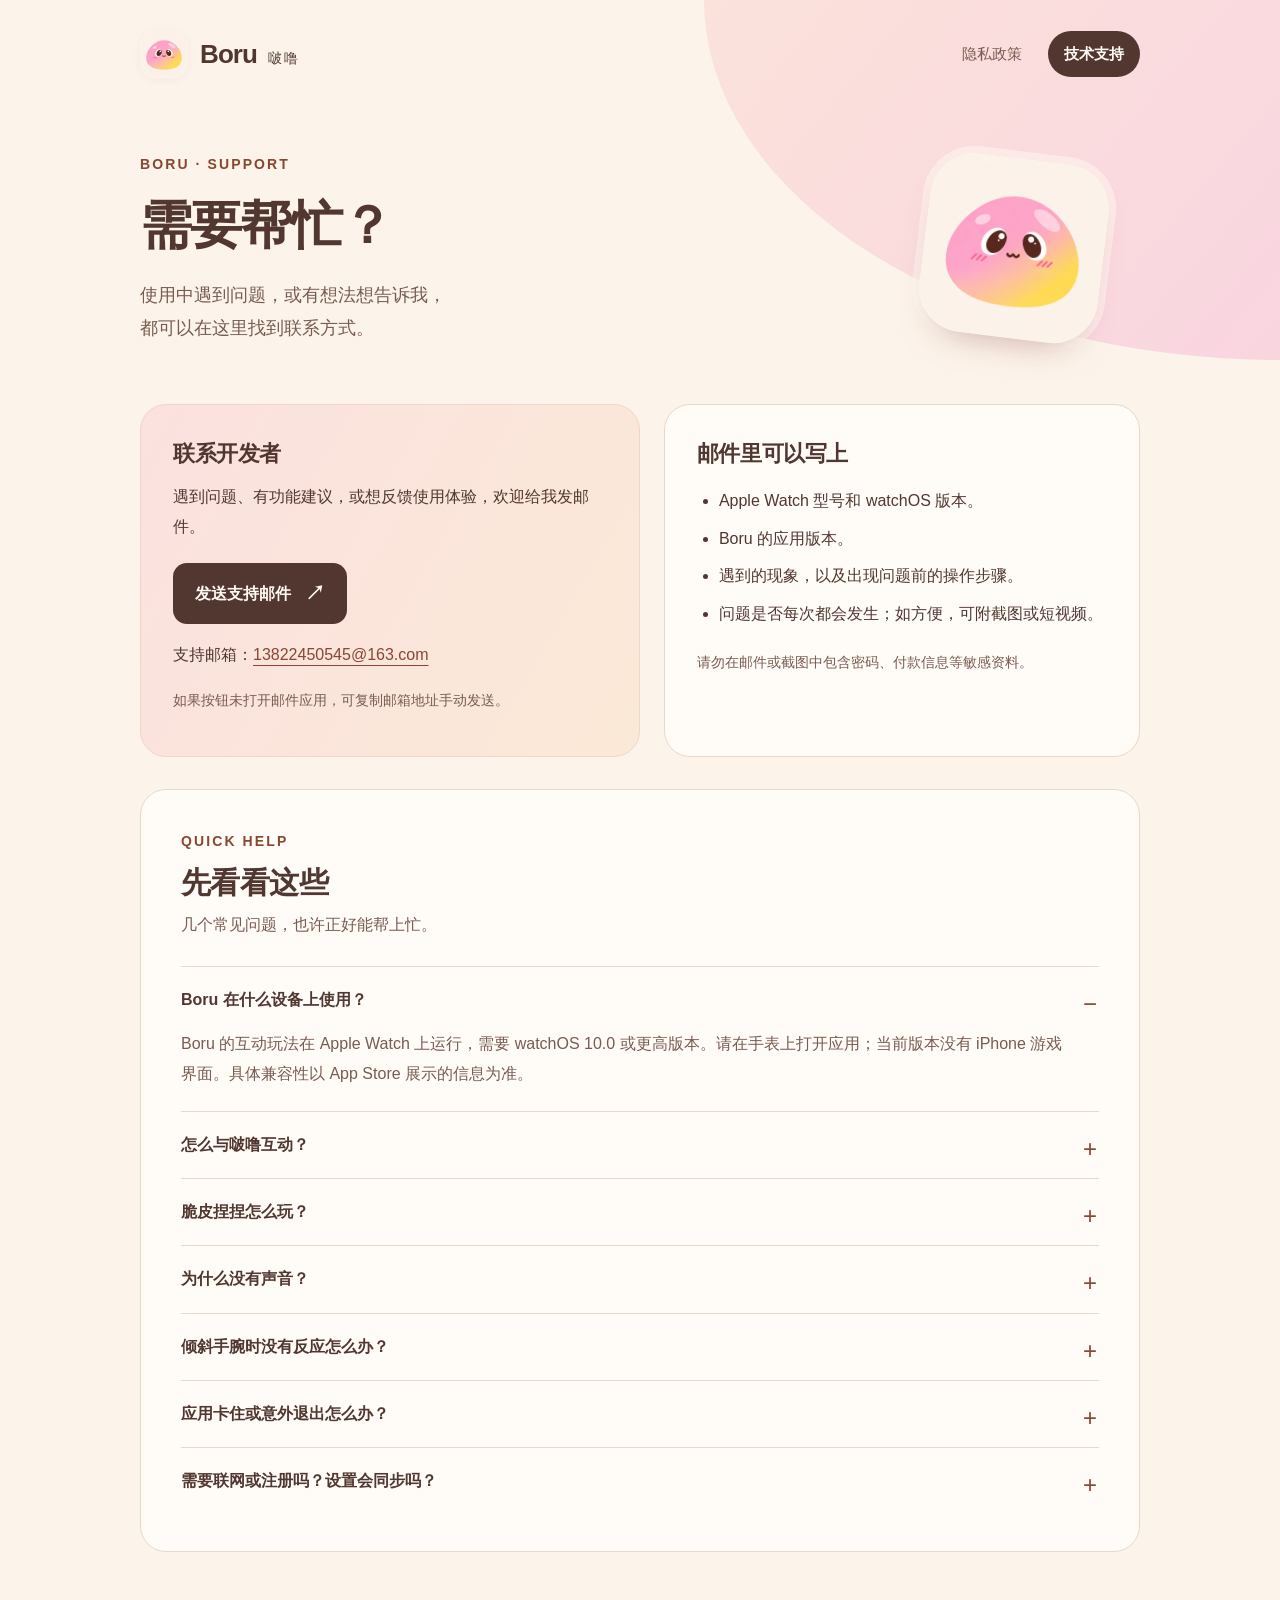
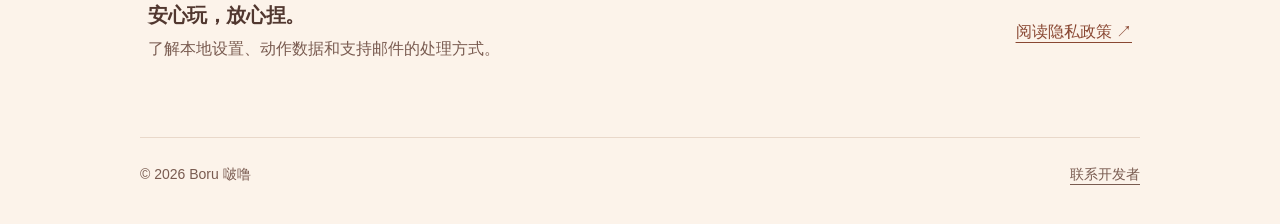
<file: index.html>
<!doctype html>
<html lang="zh-CN"><head><meta charset="utf-8"><meta name="viewport" content="width=device-width, initial-scale=1"><meta http-equiv="refresh" content="0; url=support.html"><meta name="theme-color" content="#fcf3ea"><link rel="icon" type="image/png" sizes="32x32" href="assets/favicon.png"><link rel="apple-touch-icon" href="assets/apple-touch-icon.png"><link rel="stylesheet" href="styles.css"><title>Boru 啵噜</title></head><body><p><a href="support.html">进入 Boru 技术支持</a> · <a href="privacy.html">隐私政策</a></p></body></html>
</file>
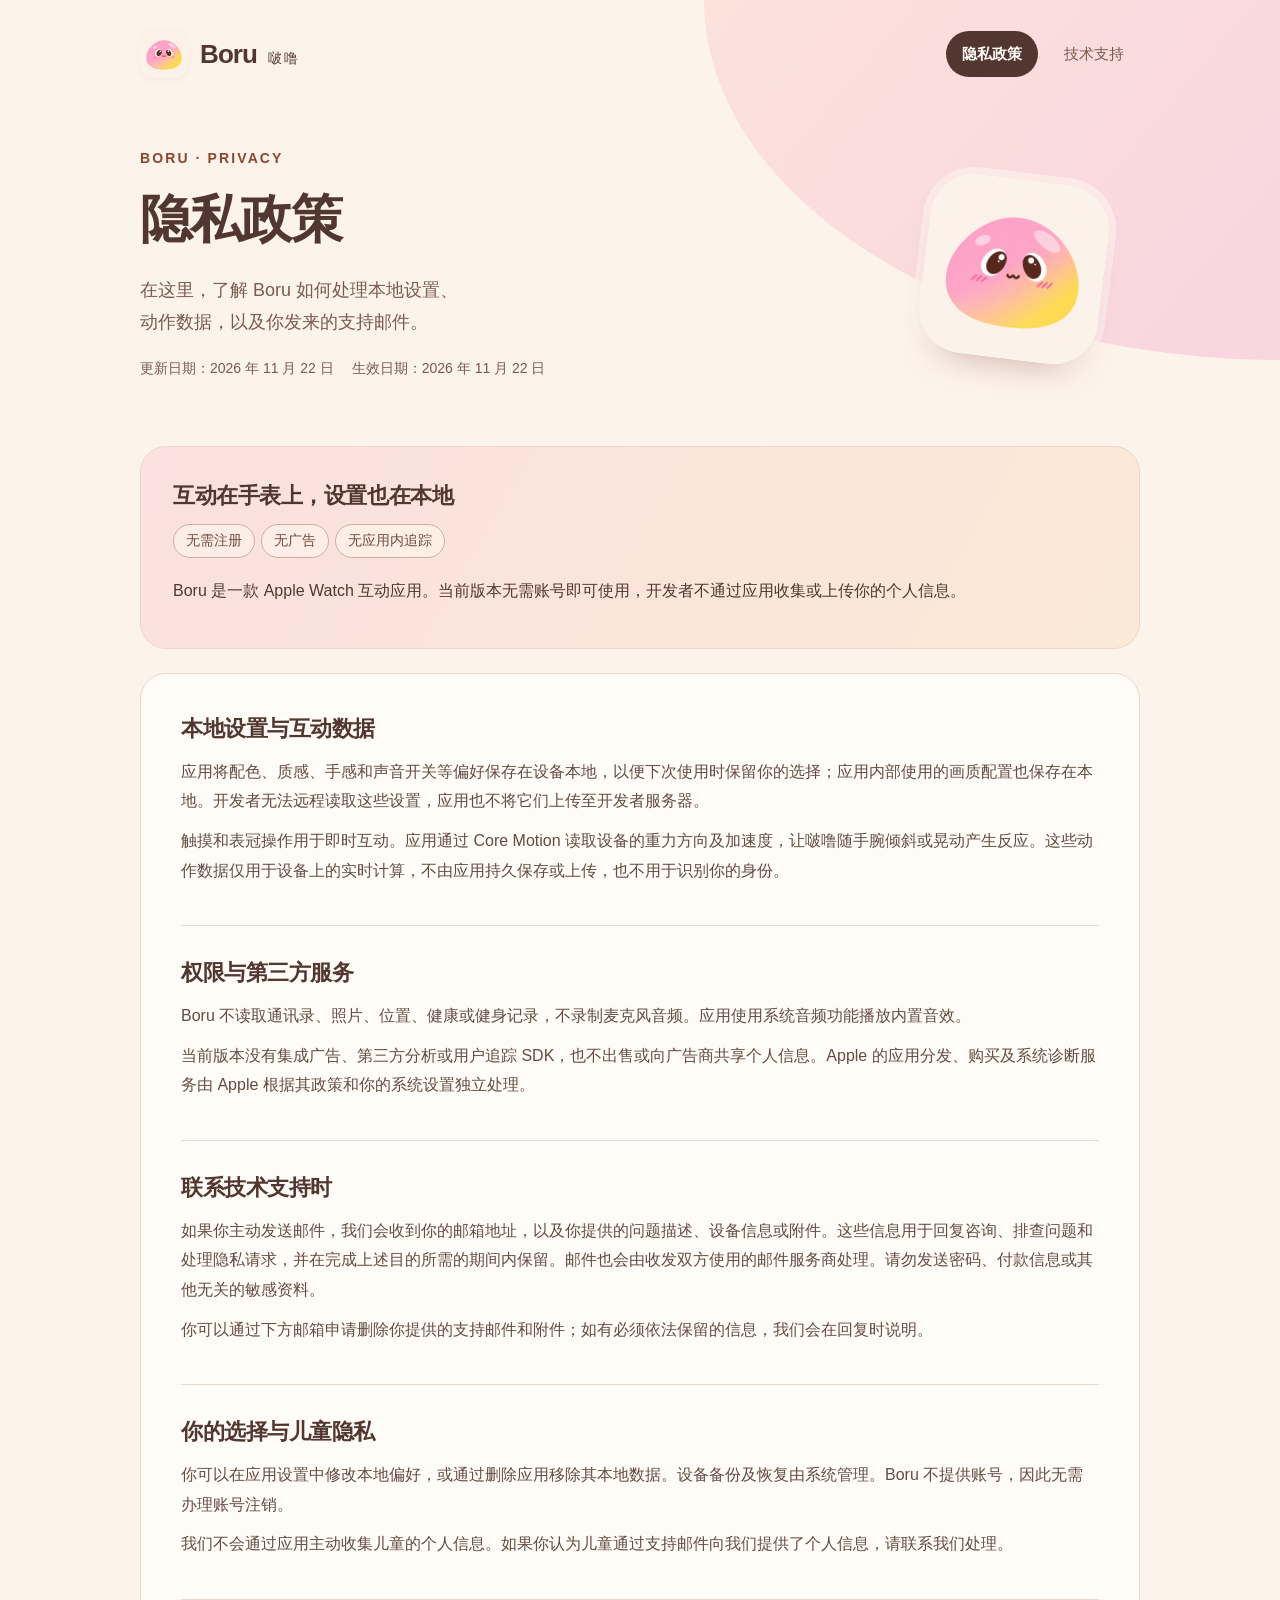
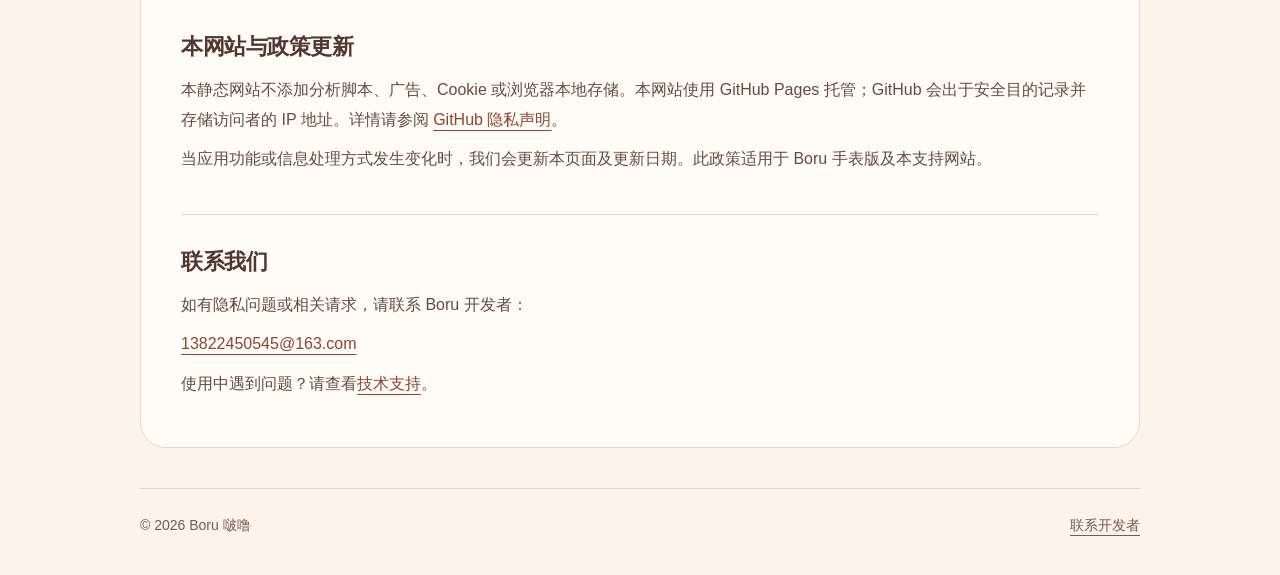
<file: privacy.html>
<!doctype html>
<html lang="zh-CN">
<head>
<meta charset="utf-8">
<meta name="viewport" content="width=device-width, initial-scale=1">
<meta name="description" content="了解 Boru 啵噜 Apple Watch 应用如何处理本地设置、动作数据与支持信息。">
<meta name="theme-color" content="#fcf3ea">
<title>隐私政策 · Boru 啵噜</title>
<link rel="icon" type="image/png" sizes="32x32" href="assets/favicon.png">
<link rel="apple-touch-icon" sizes="180x180" href="assets/apple-touch-icon.png">
<link rel="stylesheet" href="styles.css">
</head>
<body class="privacy-page">
<a class="skip-link" href="#main">跳到正文</a>
<header><a class="brand" href="support.html"><img src="assets/boru-icon.png" width="48" height="48" alt=""><span class="brand-name">Boru <span class="brand-cn">啵噜</span></span></a><nav aria-label="主要导航"><a href="privacy.html" aria-current="page">隐私政策</a><a href="support.html">技术支持</a></nav></header>
<main id="main">
<div class="hero"><div class="hero-copy"><div class="eyebrow">BORU · PRIVACY</div><h1>隐私政策</h1><p class="intro">在这里，了解 Boru 如何处理本地设置、<br class="desktop-break">动作数据，以及你发来的支持邮件。</p>
<p class="meta policy-dates"><span>更新日期：<time datetime="2026-11-22">2026 年 11 月 22 日</time></span><span>生效日期：<time datetime="2026-11-22">2026 年 11 月 22 日</time></span></p></div><img class="hero-icon" src="assets/boru-icon.png" width="384" height="384" alt="Boru 啵噜：粉桃色的软糯小团子"></div>
<section class="card highlight" aria-labelledby="summary"><h2 id="summary">互动在手表上，设置也在本地</h2><span class="tag">无需注册</span><span class="tag">无广告</span><span class="tag">无应用内追踪</span><p>Boru 是一款 Apple Watch 互动应用。当前版本无需账号即可使用，开发者不通过应用收集或上传你的个人信息。</p></section>
<article class="policy-content" aria-label="隐私政策正文">
<section class="card"><h2>本地设置与互动数据</h2><p>应用将配色、质感、手感和声音开关等偏好保存在设备本地，以便下次使用时保留你的选择；应用内部使用的画质配置也保存在本地。开发者无法远程读取这些设置，应用也不将它们上传至开发者服务器。</p>
<p>触摸和表冠操作用于即时互动。应用通过 Core Motion 读取设备的重力方向及加速度，让啵噜随手腕倾斜或晃动产生反应。这些动作数据仅用于设备上的实时计算，不由应用持久保存或上传，也不用于识别你的身份。</p></section>
<section class="card"><h2>权限与第三方服务</h2><p>Boru 不读取通讯录、照片、位置、健康或健身记录，不录制麦克风音频。应用使用系统音频功能播放内置音效。</p>
<p>当前版本没有集成广告、第三方分析或用户追踪 SDK，也不出售或向广告商共享个人信息。Apple 的应用分发、购买及系统诊断服务由 Apple 根据其政策和你的系统设置独立处理。</p></section>
<section class="card"><h2>联系技术支持时</h2><p>如果你主动发送邮件，我们会收到你的邮箱地址，以及你提供的问题描述、设备信息或附件。这些信息用于回复咨询、排查问题和处理隐私请求，并在完成上述目的所需的期间内保留。邮件也会由收发双方使用的邮件服务商处理。请勿发送密码、付款信息或其他无关的敏感资料。</p>
<p>你可以通过下方邮箱申请删除你提供的支持邮件和附件；如有必须依法保留的信息，我们会在回复时说明。</p></section>
<section class="card"><h2>你的选择与儿童隐私</h2><p>你可以在应用设置中修改本地偏好，或通过删除应用移除其本地数据。设备备份及恢复由系统管理。Boru 不提供账号，因此无需办理账号注销。</p>
<p>我们不会通过应用主动收集儿童的个人信息。如果你认为儿童通过支持邮件向我们提供了个人信息，请联系我们处理。</p></section>
<section class="card"><h2>本网站与政策更新</h2><p>本静态网站不添加分析脚本、广告、Cookie 或浏览器本地存储。本网站使用 GitHub Pages 托管；GitHub 会出于安全目的记录并存储访问者的 IP 地址。详情请参阅 <a href="https://docs.github.com/en/site-policy/privacy-policies/github-general-privacy-statement">GitHub 隐私声明</a>。</p>
<p>当应用功能或信息处理方式发生变化时，我们会更新本页面及更新日期。此政策适用于 Boru 手表版及本支持网站。</p></section>
<section class="card"><h2>联系我们</h2><p>如有隐私问题或相关请求，请联系 Boru 开发者：</p>
<p class="email"><a href="mailto:13822450545@163.com">13822450545@163.com</a></p>
<p>使用中遇到问题？请查看<a href="support.html">技术支持</a>。</p></section>
</article></main>
<footer><span>© 2026 Boru 啵噜</span><a href="mailto:13822450545@163.com">联系开发者</a></footer>
</body>
</html>
</file>
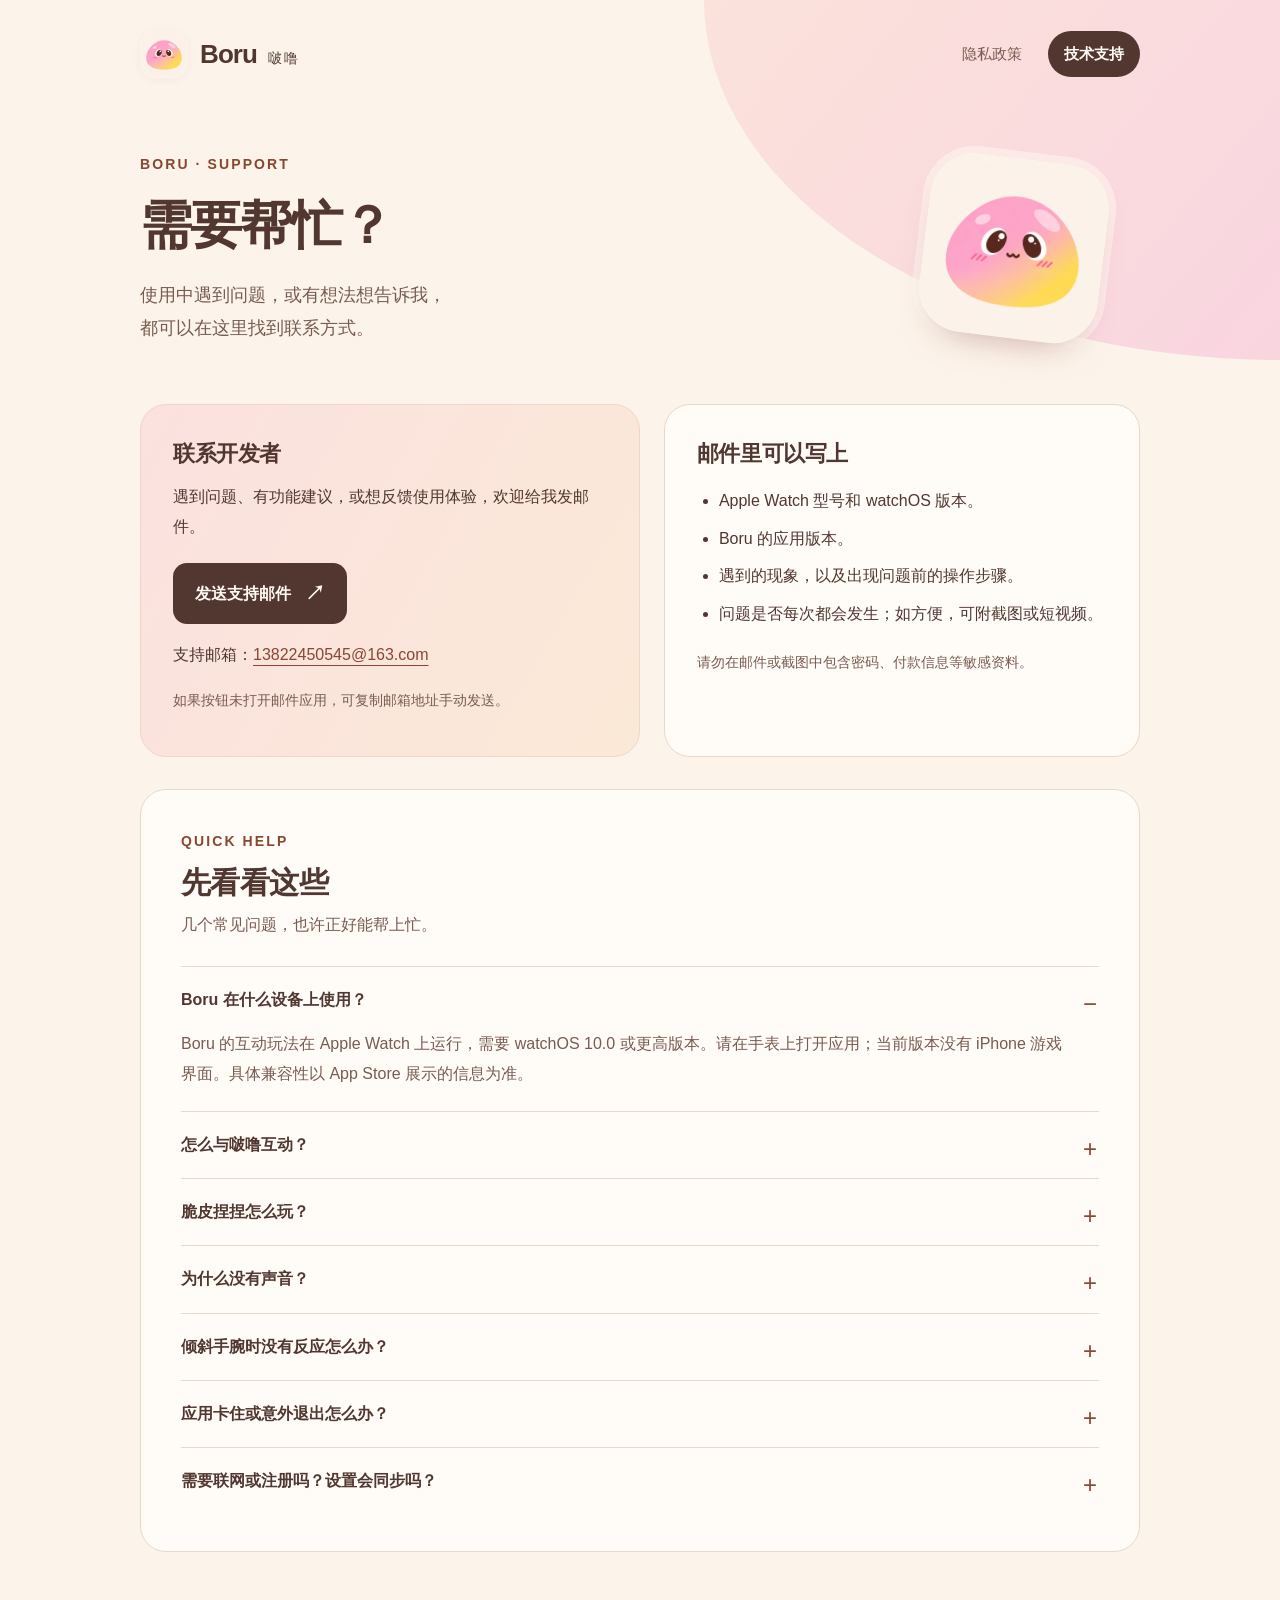
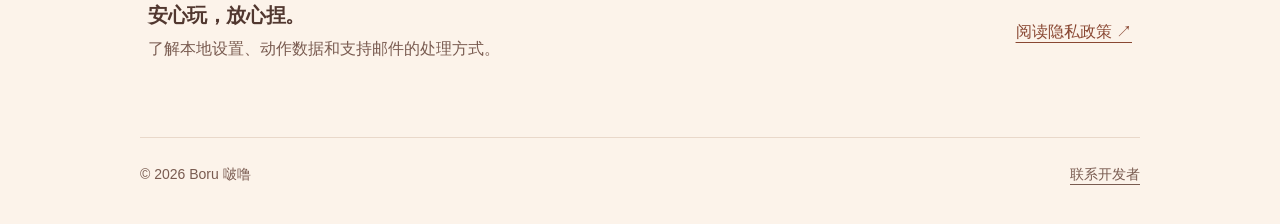
<file: support.html>
<!doctype html>
<html lang="zh-CN">
<head>
<meta charset="utf-8">
<meta name="viewport" content="width=device-width, initial-scale=1">
<meta name="description" content="Boru 啵噜 Apple Watch 应用技术支持：联系开发者、使用说明与常见问题。">
<meta name="theme-color" content="#fcf3ea">
<title>技术支持 · Boru 啵噜</title>
<link rel="icon" type="image/png" sizes="32x32" href="assets/favicon.png">
<link rel="apple-touch-icon" sizes="180x180" href="assets/apple-touch-icon.png">
<link rel="stylesheet" href="styles.css">
</head>
<body class="support-page">
<a class="skip-link" href="#main">跳到正文</a>
<header><a class="brand" href="support.html"><img src="assets/boru-icon.png" width="48" height="48" alt=""><span class="brand-name">Boru <span class="brand-cn">啵噜</span></span></a><nav aria-label="主要导航"><a href="privacy.html">隐私政策</a><a href="support.html" aria-current="page">技术支持</a></nav></header>
<main id="main">
<div class="hero"><div class="hero-copy"><div class="eyebrow">BORU · SUPPORT</div><h1>需要帮忙？</h1><p class="intro">使用中遇到问题，或有想法想告诉我，<br class="desktop-break">都可以在这里找到联系方式。</p></div><img class="hero-icon" src="assets/boru-icon.png" width="384" height="384" alt="Boru 啵噜：粉桃色的软糯小团子"></div>
<div class="support-grid">
<section class="card highlight"><h2>联系开发者</h2><p>遇到问题、有功能建议，或想反馈使用体验，欢迎给我发邮件。</p><a class="button" href="mailto:13822450545@163.com?subject=Boru%20%E6%8A%80%E6%9C%AF%E6%94%AF%E6%8C%81">发送支持邮件</a><p class="email">支持邮箱：<a href="mailto:13822450545@163.com">13822450545@163.com</a></p>
<p class="meta">如果按钮未打开邮件应用，可复制邮箱地址手动发送。</p></section>
<section class="card"><h2>邮件里可以写上</h2><ul><li>Apple Watch 型号和 watchOS 版本。</li><li>Boru 的应用版本。</li><li>遇到的现象，以及出现问题前的操作步骤。</li><li>问题是否每次都会发生；如方便，可附截图或短视频。</li></ul><p class="meta">请勿在邮件或截图中包含密码、付款信息等敏感资料。</p></section>
</div>
<section class="card faq"><div class="section-heading"><span class="eyebrow">QUICK HELP</span><h2>先看看这些</h2><p>几个常见问题，也许正好能帮上忙。</p></div>
<details open><summary>Boru 在什么设备上使用？</summary><p>Boru 的互动玩法在 Apple Watch 上运行，需要 watchOS 10.0 或更高版本。请在手表上打开应用；当前版本没有 iPhone 游戏界面。具体兼容性以 App Store 展示的信息为准。</p></details>
<details><summary>怎么与啵噜互动？</summary><p>轻点、按住或滑动手指，可以戳戳、按压和揉捏啵噜。轻轻倾斜手腕会让它移动，转动数码表冠可以放大或缩小。点开齿轮按钮，可调整配色、质感、手感和声音。</p></details>
<details><summary>脆皮捏捏怎么玩？</summary><p>转动数码表冠，把啵噜放大到最大，左下角就会出现水滴按钮。按住按钮上蜡，松手后等待蜡层凝固，再按压或揉捏，就能让脆皮裂开。按住的时间越长，蜡层越厚，最多三层。</p></details>
<details><summary>为什么没有声音？</summary><p>先确认 Boru 设置里的声音已开启，再检查 Apple Watch 的静音模式和音量。Boru 会遵循手表的静音设置。若仍然没有声音，请关闭并重新打开应用。</p></details>
<details><summary>倾斜手腕时没有反应怎么办？</summary><p>请在 Apple Watch 真机上、应用处于前台时轻轻倾斜手腕。应用会逐渐适应持表角度，短暂等待后再试。转动表冠缩放期间，倾斜和晃动的响应会暂时减弱；停止缩放后会逐渐恢复。</p></details>
<details><summary>应用卡住或意外退出怎么办？</summary><p>先关闭并重新打开 Boru，检查是否有可用的应用更新，必要时重启 Apple Watch。如果问题持续，请通过邮件提供设备型号、系统版本及复现步骤。重新安装可能使本地偏好恢复为默认值。</p></details>
<details><summary>需要联网或注册吗？设置会同步吗？</summary><p>日常互动无需联网或注册。配色、手感等偏好保存在设备本地，当前版本不提供应用内账号或跨设备云同步。</p></details>
</section>
<aside class="privacy-note"><div><h2>安心玩，放心捏。</h2><p>了解本地设置、动作数据和支持邮件的处理方式。</p></div><a href="privacy.html">阅读隐私政策 <span aria-hidden="true">↗</span></a></aside></main>
<footer><span>© 2026 Boru 啵噜</span><a href="mailto:13822450545@163.com">联系开发者</a></footer>
</body>
</html>
</file>
<file: styles.css>
:root {
  color-scheme: light;
  --cream: #fcf3ea;
  --paper: #fffcf8;
  --ink: #51372f;
  --muted: #795b50;
  --accent: #894732;
  --line: #e9d8ca;
  --pink: #f9d7dc;
}
* { box-sizing: border-box; }
html { scroll-behavior: smooth; }
body {
  margin: 0;
  background: var(--cream);
  color: var(--ink);
  font: 16px/1.85 -apple-system, BlinkMacSystemFont, "Segoe UI", "PingFang SC", "Microsoft YaHei", sans-serif;
  -webkit-font-smoothing: antialiased;
}
body::before {
  content: "";
  position: absolute;
  z-index: -1;
  top: 0;
  right: 0;
  width: min(45vw, 620px);
  height: 360px;
  border-bottom-left-radius: 100%;
  background: linear-gradient(130deg, #fbe2db, #f9d5e0);
  pointer-events: none;
}
::selection { background: #f5c9cb; color: var(--ink); }
a { color: var(--accent); text-underline-offset: 5px; text-decoration-thickness: 1px; }
a:hover { color: #5d3023; }
a:focus-visible, summary:focus-visible { outline: 3px solid var(--accent); outline-offset: 5px; }
.skip-link { position: absolute; top: 12px; left: 20px; transform: translateY(-200%); z-index: 10; padding: 8px 16px; border-radius: 12px; background: var(--paper); }
.skip-link:focus { transform: none; }
header, main, footer { width: min(100% - 72px, 1000px); margin-inline: auto; }
header { display: flex; align-items: center; justify-content: space-between; gap: 24px; padding-block: 30px; }
.brand { display: inline-flex; align-items: center; gap: 12px; color: var(--ink); text-decoration: none; flex-shrink: 0; }
.brand img { display: block; border-radius: 15px; box-shadow: 0 2px 8px #7047310c; }
.brand-name { font-size: 26px; font-weight: 850; letter-spacing: -.9px; }
.brand-cn { font-size: 14px; font-weight: 500; letter-spacing: .08em; margin-left: 5px; }
nav { display: flex; align-items: center; gap: 10px; font-size: 15px; }
nav a { padding: 9px 16px; border-radius: 999px; color: var(--muted); text-decoration: none; white-space: nowrap; }
nav a:hover { background: #fff8f0; }
nav a[aria-current="page"] { background: var(--ink); color: #fffaf5; font-weight: 600; }
.hero { display: flex; align-items: center; justify-content: space-between; gap: 32px; padding: 38px 0 54px; }
.hero-copy { flex: 1; }
.eyebrow { color: var(--accent); font-size: 14px; letter-spacing: .15em; font-weight: 650; }
h1 { font-size: clamp(36px, 5vw, 52px); line-height: 1.3; letter-spacing: -.035em; margin: 14px 0 20px; font-weight: 750; }
h2 { margin: 0 0 12px; font-size: 22px; line-height: 1.5; letter-spacing: -.02em; }
p { margin: 10px 0; }
.intro { color: var(--muted); font-size: 18px; line-height: 1.8; margin-bottom: 0; }
.meta { font-size: 14px; color: var(--muted); margin-top: 18px; }
.hero-icon { width: 180px; height: auto; border-radius: 25%; transform: rotate(7deg); margin: 12px 36px 12px 0; box-shadow: 0 20px 36px -24px #9c6257aa, 0 0 0 7px #fff9f380; }
.policy-dates { display: flex; flex-wrap: wrap; gap: 0 18px; }
.policy-dates span { white-space: nowrap; }
.card { background: var(--paper); border: 1px solid var(--line); border-radius: 26px; padding: 32px; margin-bottom: 24px; }
.highlight { background: linear-gradient(120deg, #fbe1df, #fbe9d7); border-color: #efd6c9; }
.tag { display: inline-block; font-size: 14px; padding: 3px 12px; border: 1px solid #cfaea0; border-radius: 999px; margin: 0 6px 8px 0; color: #704c3e; background: #fff8f078; }
.support-grid { display: grid; grid-template-columns: 1.05fr 1fr; gap: 24px; }
.support-grid .card { margin-bottom: 0; }
ul { padding-left: 22px; margin: 10px 0; }
li { padding: 4px 0; }
.button { display: inline-flex; align-items: center; gap: 14px; background: var(--ink); color: #fffaf5; border-radius: 14px; padding: 12px 22px; margin: 12px 0 6px; text-decoration: none; font-weight: 600; }
.button::after { content: "↗"; font-size: 20px; }
.button:hover { background: #704637; color: #fffaf5; }
.email { overflow-wrap: anywhere; }
.faq { margin-top: 32px; padding: 36px 40px; }
.section-heading { margin-bottom: 26px; }
.section-heading h2 { margin: 5px 0; font-size: 30px; }
.section-heading p { color: var(--muted); margin: 0; }
details { border-top: 1px solid var(--line); padding: 0; }
summary { cursor: pointer; font-weight: 600; padding: 20px 34px 20px 0; list-style: none; position: relative; line-height: 1.65; }
summary::-webkit-details-marker { display: none; }
summary::after { content: "+"; position: absolute; right: 2px; top: 17px; font-size: 24px; font-weight: 400; color: var(--accent); }
details[open] > summary::after { content: "−"; }
details p { color: var(--muted); margin: -4px 28px 22px 0; }
.privacy-note { display: flex; align-items: center; justify-content: space-between; gap: 24px; padding: 24px 8px 34px; }
.privacy-note h2 { font-size: 20px; margin-bottom: 4px; }
.privacy-note p { margin: 0; color: var(--muted); }
.privacy-note > a { flex-shrink: 0; }
.policy-page main { max-width: 900px; }
.policy-page .hero-icon { width: 154px; margin-right: 14px; }
.policy-page .hero { padding-bottom: 38px; }
.policy-page .highlight { padding: 30px 36px; }
.policy-content { background: var(--paper); border: 1px solid var(--line); border-radius: 26px; padding: 8px 40px; }
.policy-content .card { background: none; border: 0; border-bottom: 1px solid var(--line); border-radius: 0; padding: 30px 0; margin: 0; }
.policy-content .card:last-child { border-bottom: 0; }
.policy-content p { color: #654b40; }
footer { display: flex; justify-content: space-between; gap: 16px; border-top: 1px solid var(--line); margin-top: 40px; padding: 24px 0 36px; font-size: 14px; color: var(--muted); }
footer a { color: inherit; }
@media (max-width: 700px) {
  header, main, footer { width: calc(100% - 40px); }
  header { padding-block: 22px; gap: 10px; }
  .brand { gap: 8px; }
  .brand img { width: 40px; height: 40px; border-radius: 12px; }
  .brand-name { font-size: 23px; }
  .brand-cn { display: none; }
  nav { gap: 4px; font-size: 14px; }
  nav a { padding: 8px 11px; }
  body::before { height: 280px; width: 52vw; }
  .hero { gap: 18px; padding: 28px 0 36px; align-items: flex-start; position: relative; }
  .hero-copy { min-width: 0; }
  .hero-icon, .policy-page .hero-icon { position: absolute; width: 80px; right: 6px; top: 22px; margin: 0; box-shadow: 0 12px 22px -18px #9c6257aa, 0 0 0 4px #fff9f380; }
  .hero h1 { margin: 18px 0 30px; padding-right: 78px; font-size: 36px; }
  .hero .eyebrow { font-size: 14px; padding-right: 84px; letter-spacing: .12em; }
  .intro { font-size: 17px; }
  .desktop-break { display: none; }
  .support-grid { grid-template-columns: 1fr; gap: 18px; }
  .card, .policy-page .highlight { padding: 25px 24px; border-radius: 22px; }
  .faq { padding: 28px 24px; margin-top: 24px; }
  .section-heading h2 { font-size: 27px; }
  .privacy-note { align-items: flex-start; flex-direction: column; gap: 12px; padding: 8px 4px 16px; }
  .policy-content { padding: 2px 24px; border-radius: 22px; }
  .policy-content .card { padding: 26px 0; }
  .meta { line-height: 1.8; }
  footer { margin-top: 30px; }
}
@media (max-width: 360px) {
  header, main, footer { width: calc(100% - 32px); }
  nav a { padding-inline: 9px; }
  .hero h1 { font-size: 32px; }
  .hero-icon, .policy-page .hero-icon { width: 68px; }
  .card, .policy-page .highlight, .faq { padding-inline: 20px; }
}
@media (prefers-reduced-motion: reduce) { html { scroll-behavior: auto; } }
</file>
